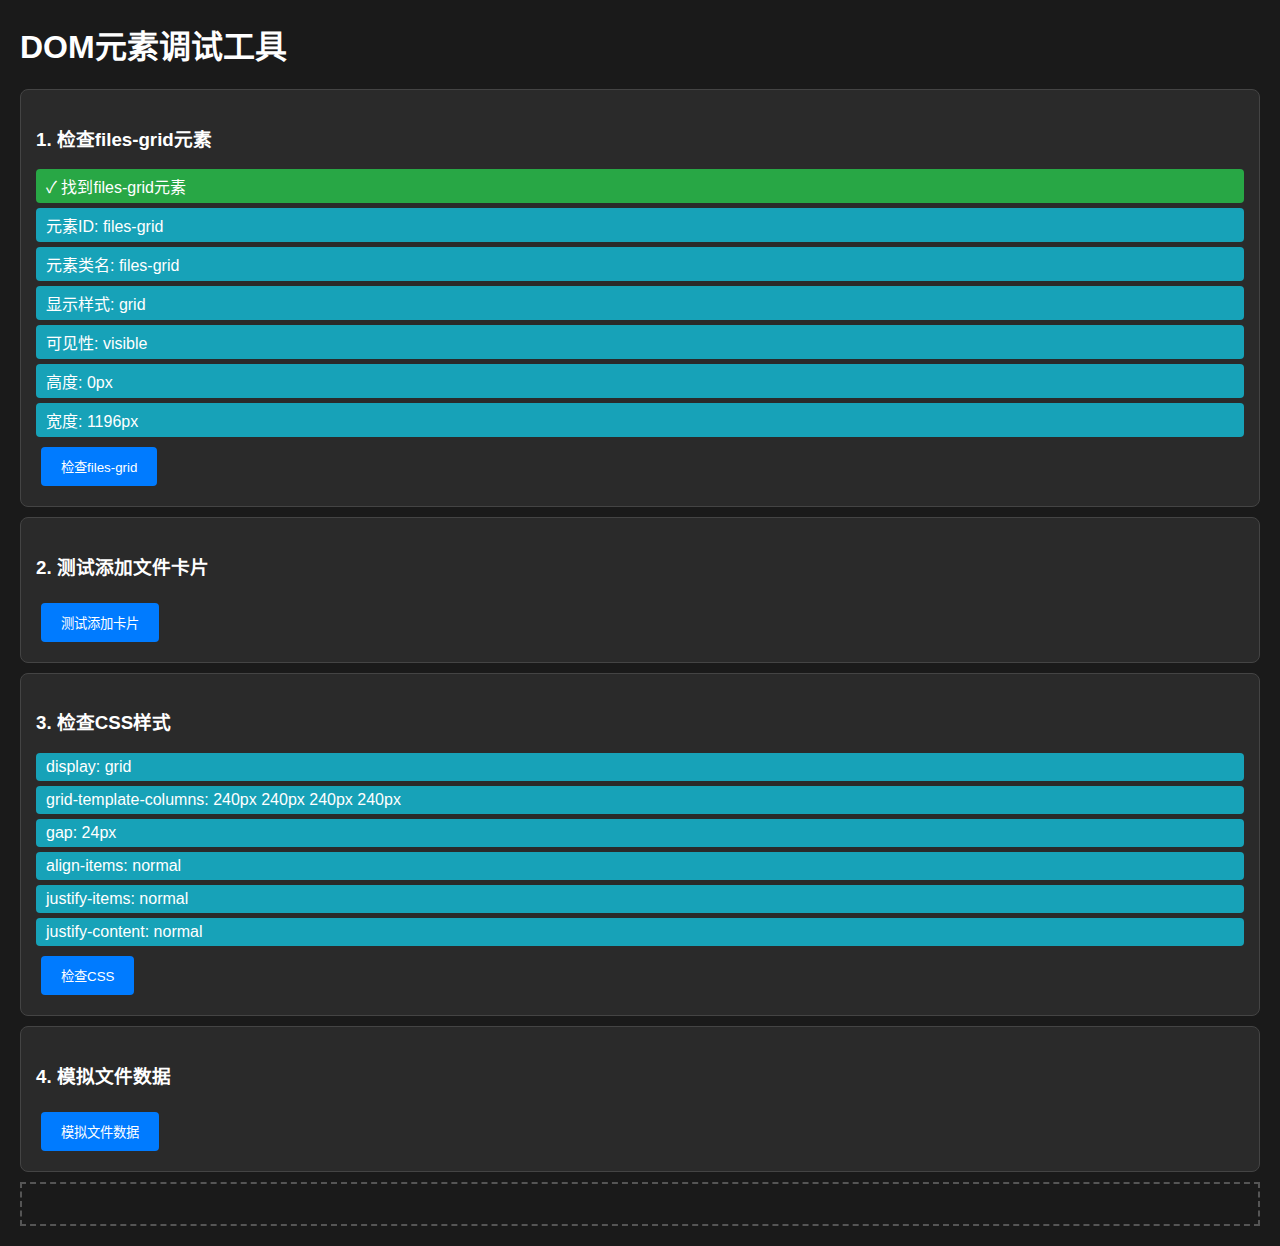
<file: debug_dom.html>
<!DOCTYPE html>
<html lang="zh-CN">
<head>
    <meta charset="UTF-8">
    <meta name="viewport" content="width=device-width, initial-scale=1.0">
    <title>DOM调试</title>
    <style>
        body {
            font-family: Arial, sans-serif;
            margin: 20px;
            background: #1a1a1a;
            color: #fff;
        }
        .debug-section {
            background: #2a2a2a;
            padding: 15px;
            margin: 10px 0;
            border-radius: 8px;
            border: 1px solid #444;
        }
        .status {
            padding: 5px 10px;
            border-radius: 4px;
            margin: 5px 0;
        }
        .success { background: #28a745; }
        .error { background: #dc3545; }
        .warning { background: #ffc107; color: #000; }
        .info { background: #17a2b8; }
        button {
            background: #007bff;
            color: white;
            border: none;
            padding: 10px 20px;
            border-radius: 4px;
            cursor: pointer;
            margin: 5px;
        }
        button:hover {
            background: #0056b3;
        }
        pre {
            background: #333;
            padding: 10px;
            border-radius: 4px;
            overflow-x: auto;
        }
        .test-card {
            background: #333;
            border: 1px solid #555;
            padding: 10px;
            margin: 5px;
            border-radius: 4px;
        }
    </style>
</head>
<body>
    <h1>DOM元素调试工具</h1>
    
    <div class="debug-section">
        <h3>1. 检查files-grid元素</h3>
        <div id="files-grid-status"></div>
        <button onclick="checkFilesGrid()">检查files-grid</button>
    </div>
    
    <div class="debug-section">
        <h3>2. 测试添加文件卡片</h3>
        <div id="test-card-status"></div>
        <button onclick="testAddCard()">测试添加卡片</button>
    </div>
    
    <div class="debug-section">
        <h3>3. 检查CSS样式</h3>
        <div id="css-status"></div>
        <button onclick="checkCSS()">检查CSS</button>
    </div>
    
    <div class="debug-section">
        <h3>4. 模拟文件数据</h3>
        <div id="simulate-status"></div>
        <button onclick="simulateFiles()">模拟文件数据</button>
    </div>

    <!-- 测试用的files-grid容器 -->
    <div id="files-grid" class="files-grid" style="display: grid; grid-template-columns: repeat(auto-fill, minmax(200px, 240px)); gap: 24px; padding: 20px; border: 2px dashed #555;">
        <!-- 测试卡片将在这里显示 -->
    </div>

    <script>
        function checkFilesGrid() {
            const statusDiv = document.getElementById('files-grid-status');
            statusDiv.innerHTML = '';
            
            const filesGrid = document.getElementById('files-grid');
            if (filesGrid) {
                statusDiv.innerHTML += `<div class="status success">✓ 找到files-grid元素</div>`;
                statusDiv.innerHTML += `<div class="status info">元素ID: ${filesGrid.id}</div>`;
                statusDiv.innerHTML += `<div class="status info">元素类名: ${filesGrid.className}</div>`;
                statusDiv.innerHTML += `<div class="status info">显示样式: ${window.getComputedStyle(filesGrid).display}</div>`;
                statusDiv.innerHTML += `<div class="status info">可见性: ${window.getComputedStyle(filesGrid).visibility}</div>`;
                statusDiv.innerHTML += `<div class="status info">高度: ${window.getComputedStyle(filesGrid).height}</div>`;
                statusDiv.innerHTML += `<div class="status info">宽度: ${window.getComputedStyle(filesGrid).width}</div>`;
            } else {
                statusDiv.innerHTML += `<div class="status error">✗ 未找到files-grid元素</div>`;
            }
        }
        
        function testAddCard() {
            const statusDiv = document.getElementById('test-card-status');
            statusDiv.innerHTML = '';
            
            const filesGrid = document.getElementById('files-grid');
            if (!filesGrid) {
                statusDiv.innerHTML += `<div class="status error">✗ files-grid元素不存在</div>`;
                return;
            }
            
            // 创建测试卡片
            const testCard = document.createElement('div');
            testCard.className = 'test-card';
            testCard.innerHTML = `
                <h4>测试文件</h4>
                <p>这是一个测试文件卡片</p>
                <p>大小: 1.2 MB</p>
                <p>类型: 图片</p>
            `;
            
            filesGrid.appendChild(testCard);
            statusDiv.innerHTML += `<div class="status success">✓ 成功添加测试卡片</div>`;
            statusDiv.innerHTML += `<div class="status info">当前子元素数量: ${filesGrid.children.length}</div>`;
        }
        
        function checkCSS() {
            const statusDiv = document.getElementById('css-status');
            statusDiv.innerHTML = '';
            
            const filesGrid = document.getElementById('files-grid');
            if (!filesGrid) {
                statusDiv.innerHTML += `<div class="status error">✗ files-grid元素不存在</div>`;
                return;
            }
            
            const computedStyle = window.getComputedStyle(filesGrid);
            statusDiv.innerHTML += `<div class="status info">display: ${computedStyle.display}</div>`;
            statusDiv.innerHTML += `<div class="status info">grid-template-columns: ${computedStyle.gridTemplateColumns}</div>`;
            statusDiv.innerHTML += `<div class="status info">gap: ${computedStyle.gap}</div>`;
            statusDiv.innerHTML += `<div class="status info">align-items: ${computedStyle.alignItems}</div>`;
            statusDiv.innerHTML += `<div class="status info">justify-items: ${computedStyle.justifyItems}</div>`;
            statusDiv.innerHTML += `<div class="status info">justify-content: ${computedStyle.justifyContent}</div>`;
        }
        
        function simulateFiles() {
            const statusDiv = document.getElementById('simulate-status');
            statusDiv.innerHTML = '';
            
            const filesGrid = document.getElementById('files-grid');
            if (!filesGrid) {
                statusDiv.innerHTML += `<div class="status error">✗ files-grid元素不存在</div>`;
                return;
            }
            
            // 清空现有内容
            filesGrid.innerHTML = '';
            
            // 模拟文件数据
            const mockFiles = [
                { id: 1, name: 'test1.jpg', size: 1024000, type: 'image', date: '2024-01-01' },
                { id: 2, name: 'test2.pdf', size: 2048000, type: 'document', date: '2024-01-02' },
                { id: 3, name: 'test3.mp4', size: 5120000, type: 'video', date: '2024-01-03' }
            ];
            
            mockFiles.forEach((file, index) => {
                const fileCard = document.createElement('div');
                fileCard.className = 'test-card';
                fileCard.innerHTML = `
                    <h4>${file.name}</h4>
                    <p>大小: ${(file.size / 1024 / 1024).toFixed(2)} MB</p>
                    <p>类型: ${file.type}</p>
                    <p>日期: ${file.date}</p>
                `;
                filesGrid.appendChild(fileCard);
            });
            
            statusDiv.innerHTML += `<div class="status success">✓ 成功添加 ${mockFiles.length} 个模拟文件卡片</div>`;
        }
        
        // 页面加载时自动检查
        window.addEventListener('load', () => {
            setTimeout(() => {
                checkFilesGrid();
                checkCSS();
            }, 100);
        });
    </script>
</body>
</html>
</file>
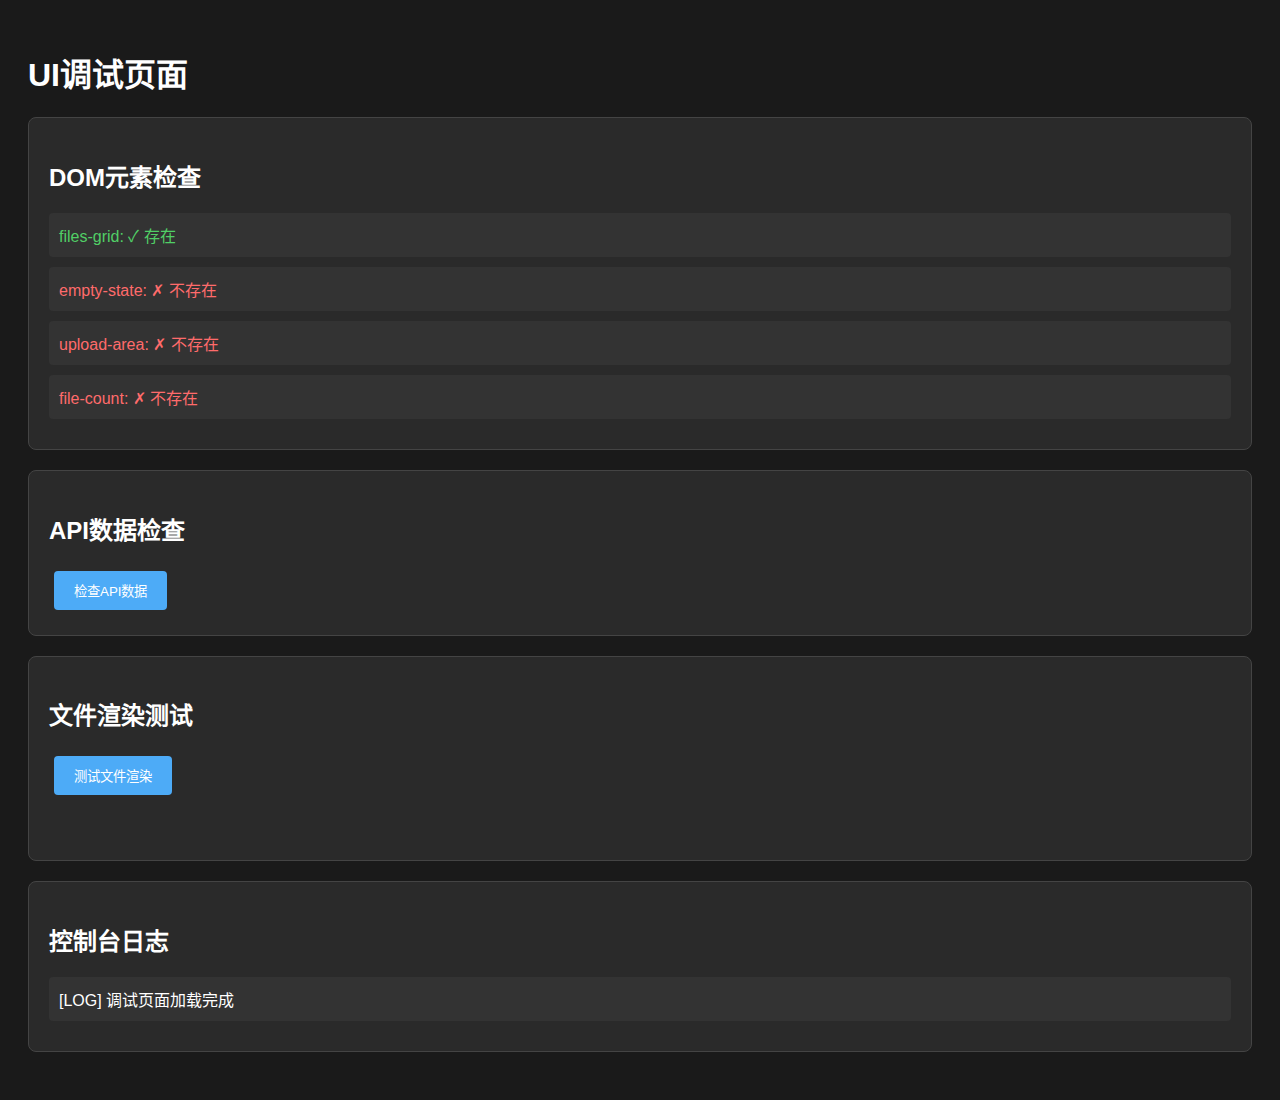
<file: debug_ui.html>
<!DOCTYPE html>
<html lang="zh-CN">
<head>
    <meta charset="UTF-8">
    <meta name="viewport" content="width=device-width, initial-scale=1.0">
    <title>UI调试页面</title>
    <style>
        body {
            font-family: Arial, sans-serif;
            background: #1a1a1a;
            color: white;
            padding: 20px;
        }
        .debug-section {
            background: #2a2a2a;
            padding: 20px;
            margin: 20px 0;
            border-radius: 8px;
            border: 1px solid #444;
        }
        .debug-item {
            margin: 10px 0;
            padding: 10px;
            background: #333;
            border-radius: 4px;
        }
        .error {
            color: #ff6b6b;
        }
        .success {
            color: #51cf66;
        }
        .warning {
            color: #ffd43b;
        }
        button {
            background: #4dabf7;
            color: white;
            border: none;
            padding: 10px 20px;
            border-radius: 4px;
            cursor: pointer;
            margin: 5px;
        }
        button:hover {
            background: #339af0;
        }
        #files-grid {
            display: grid;
            grid-template-columns: repeat(auto-fill, minmax(200px, 1fr));
            gap: 20px;
            margin: 20px 0;
        }
        .file-card {
            background: #333;
            padding: 15px;
            border-radius: 8px;
            border: 1px solid #555;
        }
    </style>
</head>
<body>
    <h1>UI调试页面</h1>
    
    <div class="debug-section">
        <h2>DOM元素检查</h2>
        <div id="dom-check"></div>
    </div>
    
    <div class="debug-section">
        <h2>API数据检查</h2>
        <button onclick="checkApiData()">检查API数据</button>
        <div id="api-check"></div>
    </div>
    
    <div class="debug-section">
        <h2>文件渲染测试</h2>
        <button onclick="testFileRendering()">测试文件渲染</button>
        <div id="files-grid"></div>
    </div>
    
    <div class="debug-section">
        <h2>控制台日志</h2>
        <div id="console-log"></div>
    </div>

    <script>
        // 重写console.log来捕获日志
        const originalLog = console.log;
        const originalError = console.error;
        const originalWarn = console.warn;
        
        function addToLog(type, ...args) {
            const logDiv = document.getElementById('console-log');
            const logItem = document.createElement('div');
            logItem.className = `debug-item ${type}`;
            logItem.textContent = `[${type.toUpperCase()}] ${args.join(' ')}`;
            logDiv.appendChild(logItem);
        }
        
        console.log = function(...args) {
            originalLog.apply(console, args);
            addToLog('log', ...args);
        };
        
        console.error = function(...args) {
            originalError.apply(console, args);
            addToLog('error', ...args);
        };
        
        console.warn = function(...args) {
            originalWarn.apply(console, args);
            addToLog('warning', ...args);
        };

        // DOM元素检查
        function checkDOMElements() {
            const domCheck = document.getElementById('dom-check');
            domCheck.innerHTML = '';
            
            const elements = [
                'files-grid',
                'empty-state',
                'upload-area',
                'file-count'
            ];
            
            elements.forEach(id => {
                const element = document.getElementById(id);
                const item = document.createElement('div');
                item.className = `debug-item ${element ? 'success' : 'error'}`;
                item.textContent = `${id}: ${element ? '✓ 存在' : '✗ 不存在'}`;
                domCheck.appendChild(item);
            });
        }

        // API数据检查
        async function checkApiData() {
            const apiCheck = document.getElementById('api-check');
            apiCheck.innerHTML = '<div class="debug-item">正在检查API数据...</div>';
            
            try {
                // 检查API管理器
                if (window.apiManager) {
                    console.log('API管理器存在');
                    
                    // 检查用户信息
                    const userId = window.apiManager.getCurrentUserId();
                    console.log('用户ID:', userId);
                    
                    if (userId) {
                        // 尝试获取文件列表
                        const files = await window.apiManager.getFiles();
                        console.log('获取到的文件:', files);
                        
                        const item = document.createElement('div');
                        item.className = 'debug-item success';
                        item.textContent = `文件数量: ${files.length}`;
                        apiCheck.appendChild(item);
                        
                        // 显示前几个文件
                        files.slice(0, 3).forEach(file => {
                            const fileItem = document.createElement('div');
                            fileItem.className = 'debug-item';
                            fileItem.textContent = `文件: ${file.name} (${file.type})`;
                            apiCheck.appendChild(fileItem);
                        });
                    } else {
                        const item = document.createElement('div');
                        item.className = 'debug-item error';
                        item.textContent = '用户未登录';
                        apiCheck.appendChild(item);
                    }
                } else {
                    const item = document.createElement('div');
                    item.className = 'debug-item error';
                    item.textContent = 'API管理器不存在';
                    apiCheck.appendChild(item);
                }
            } catch (error) {
                console.error('API检查失败:', error);
                const item = document.createElement('div');
                item.className = 'debug-item error';
                item.textContent = `API检查失败: ${error.message}`;
                apiCheck.appendChild(item);
            }
        }

        // 测试文件渲染
        function testFileRendering() {
            const filesGrid = document.getElementById('files-grid');
            filesGrid.innerHTML = '';
            
            // 创建测试文件数据
            const testFiles = [
                { id: 1, name: 'test1.jpg', type: 'image', size: 1024, date: '2024-01-01' },
                { id: 2, name: 'test2.pdf', type: 'document', size: 2048, date: '2024-01-02' },
                { id: 3, name: 'test3.mp4', type: 'video', size: 3072, date: '2024-01-03' }
            ];
            
            testFiles.forEach(file => {
                const fileCard = document.createElement('div');
                fileCard.className = 'file-card';
                fileCard.innerHTML = `
                    <h3>${file.name}</h3>
                    <p>类型: ${file.type}</p>
                    <p>大小: ${file.size} bytes</p>
                    <p>日期: ${file.date}</p>
                `;
                filesGrid.appendChild(fileCard);
            });
            
            console.log('测试文件渲染完成');
        }

        // 页面加载时执行检查
        window.addEventListener('load', () => {
            checkDOMElements();
            console.log('调试页面加载完成');
        });
    </script>
</body>
</html>
</file>
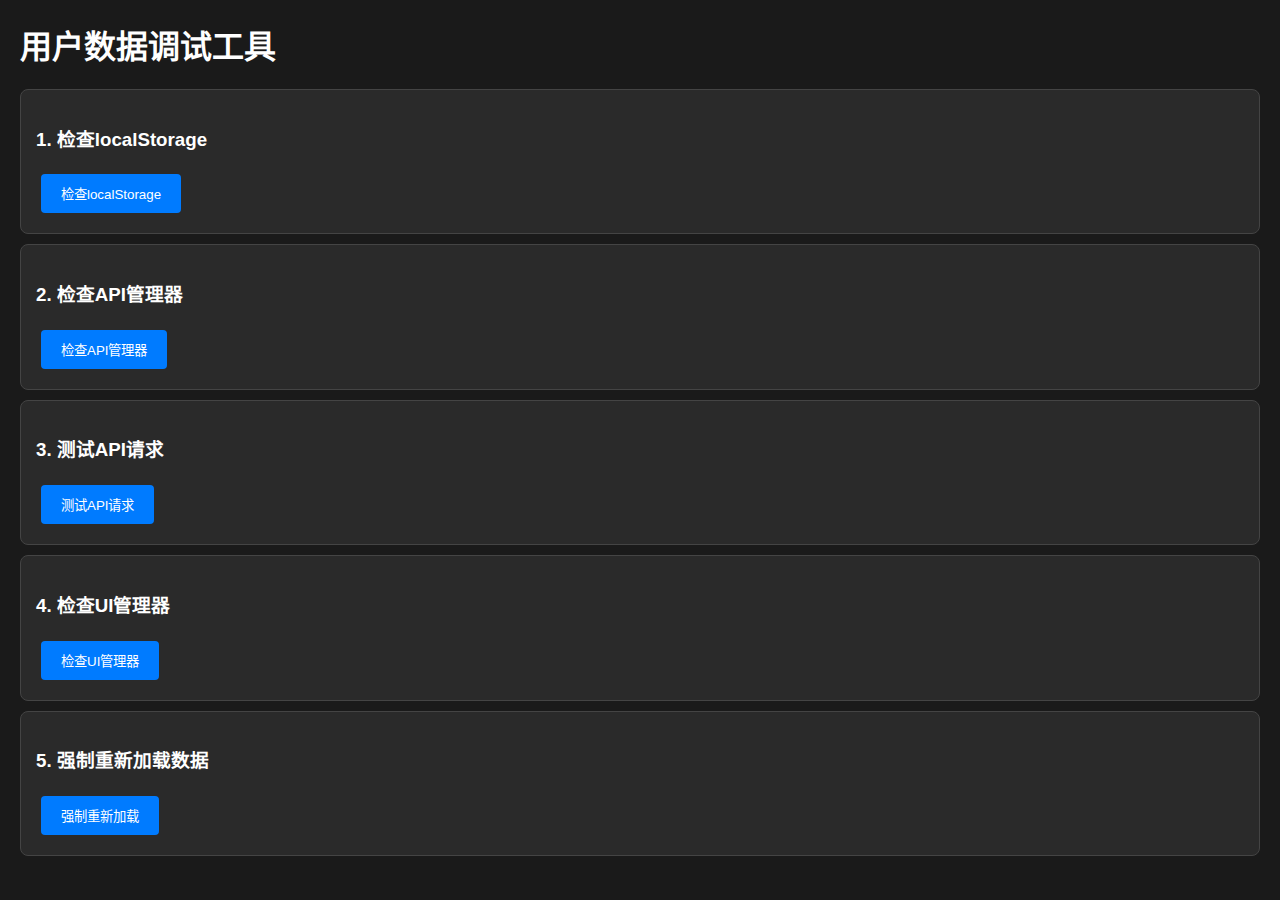
<file: debug_user_data.html>
<!DOCTYPE html>
<html lang="zh-CN">
<head>
    <meta charset="UTF-8">
    <meta name="viewport" content="width=device-width, initial-scale=1.0">
    <title>用户数据调试</title>
    <style>
        body {
            font-family: Arial, sans-serif;
            margin: 20px;
            background: #1a1a1a;
            color: #fff;
        }
        .debug-section {
            background: #2a2a2a;
            padding: 15px;
            margin: 10px 0;
            border-radius: 8px;
            border: 1px solid #444;
        }
        .status {
            padding: 5px 10px;
            border-radius: 4px;
            margin: 5px 0;
        }
        .success { background: #28a745; }
        .error { background: #dc3545; }
        .warning { background: #ffc107; color: #000; }
        .info { background: #17a2b8; }
        button {
            background: #007bff;
            color: white;
            border: none;
            padding: 10px 20px;
            border-radius: 4px;
            cursor: pointer;
            margin: 5px;
        }
        button:hover {
            background: #0056b3;
        }
        pre {
            background: #333;
            padding: 10px;
            border-radius: 4px;
            overflow-x: auto;
        }
    </style>
</head>
<body>
    <h1>用户数据调试工具</h1>
    
    <div class="debug-section">
        <h3>1. 检查localStorage</h3>
        <div id="localStorage-status"></div>
        <button onclick="checkLocalStorage()">检查localStorage</button>
    </div>
    
    <div class="debug-section">
        <h3>2. 检查API管理器</h3>
        <div id="api-status"></div>
        <button onclick="checkApiManager()">检查API管理器</button>
    </div>
    
    <div class="debug-section">
        <h3>3. 测试API请求</h3>
        <div id="api-test-status"></div>
        <button onclick="testApiRequests()">测试API请求</button>
    </div>
    
    <div class="debug-section">
        <h3>4. 检查UI管理器</h3>
        <div id="ui-status"></div>
        <button onclick="checkUIManager()">检查UI管理器</button>
    </div>
    
    <div class="debug-section">
        <h3>5. 强制重新加载数据</h3>
        <div id="reload-status"></div>
        <button onclick="forceReloadData()">强制重新加载</button>
    </div>

    <script>
        function checkLocalStorage() {
            const statusDiv = document.getElementById('localStorage-status');
            statusDiv.innerHTML = '';
            
            try {
                const currentUser = localStorage.getItem('currentUser');
                const userData = localStorage.getItem('userData');
                
                if (currentUser) {
                    const user = JSON.parse(currentUser);
                    statusDiv.innerHTML += `<div class="status success">✓ 找到用户信息: ${user.username}</div>`;
                    statusDiv.innerHTML += `<pre>${JSON.stringify(user, null, 2)}</pre>`;
                } else {
                    statusDiv.innerHTML += `<div class="status error">✗ 未找到currentUser</div>`;
                }
                
                if (userData) {
                    const data = JSON.parse(userData);
                    statusDiv.innerHTML += `<div class="status success">✓ 找到用户数据</div>`;
                    statusDiv.innerHTML += `<pre>${JSON.stringify(data, null, 2)}</pre>`;
                } else {
                    statusDiv.innerHTML += `<div class="status warning">⚠ 未找到userData</div>`;
                }
            } catch (error) {
                statusDiv.innerHTML += `<div class="status error">✗ 解析localStorage失败: ${error.message}</div>`;
            }
        }
        
        function checkApiManager() {
            const statusDiv = document.getElementById('api-status');
            statusDiv.innerHTML = '';
            
            if (window.apiManager) {
                statusDiv.innerHTML += `<div class="status success">✓ API管理器存在</div>`;
                
                const currentUser = window.apiManager.getCurrentUser();
                if (currentUser) {
                    statusDiv.innerHTML += `<div class="status success">✓ API管理器有用户信息: ${currentUser.username}</div>`;
                    statusDiv.innerHTML += `<pre>${JSON.stringify(currentUser, null, 2)}</pre>`;
                } else {
                    statusDiv.innerHTML += `<div class="status error">✗ API管理器没有用户信息</div>`;
                }
                
                const userId = window.apiManager.getCurrentUserId();
                if (userId) {
                    statusDiv.innerHTML += `<div class="status success">✓ 用户ID: ${userId}</div>`;
                } else {
                    statusDiv.innerHTML += `<div class="status error">✗ 没有用户ID</div>`;
                }
            } else {
                statusDiv.innerHTML += `<div class="status error">✗ API管理器不存在</div>`;
            }
        }
        
        async function testApiRequests() {
            const statusDiv = document.getElementById('api-test-status');
            statusDiv.innerHTML = '';
            
            if (!window.apiManager) {
                statusDiv.innerHTML += `<div class="status error">✗ API管理器不存在</div>`;
                return;
            }
            
            try {
                // 测试获取文件列表
                statusDiv.innerHTML += `<div class="status info">正在测试获取文件列表...</div>`;
                const files = await window.apiManager.getFiles();
                statusDiv.innerHTML += `<div class="status success">✓ 获取文件列表成功: ${files.length} 个文件</div>`;
                
                // 测试获取文件夹列表
                statusDiv.innerHTML += `<div class="status info">正在测试获取文件夹列表...</div>`;
                const folders = await window.apiManager.getFolders();
                statusDiv.innerHTML += `<div class="status success">✓ 获取文件夹列表成功: ${folders.length} 个文件夹</div>`;
                
                // 测试获取存储信息
                statusDiv.innerHTML += `<div class="status info">正在测试获取存储信息...</div>`;
                const storage = await window.apiManager.getStorageInfo();
                statusDiv.innerHTML += `<div class="status success">✓ 获取存储信息成功</div>`;
                statusDiv.innerHTML += `<pre>${JSON.stringify(storage, null, 2)}</pre>`;
                
            } catch (error) {
                statusDiv.innerHTML += `<div class="status error">✗ API请求失败: ${error.message}</div>`;
            }
        }
        
        function checkUIManager() {
            const statusDiv = document.getElementById('ui-status');
            statusDiv.innerHTML = '';
            
            if (window.uiManager) {
                statusDiv.innerHTML += `<div class="status success">✓ UI管理器存在</div>`;
                
                if (window.uiManager.allFiles) {
                    statusDiv.innerHTML += `<div class="status success">✓ 文件数据: ${window.uiManager.allFiles.length} 个文件</div>`;
                } else {
                    statusDiv.innerHTML += `<div class="status warning">⚠ 没有文件数据</div>`;
                }
                
                if (window.uiManager.folders) {
                    statusDiv.innerHTML += `<div class="status success">✓ 文件夹数据: ${window.uiManager.folders.length} 个文件夹</div>`;
                } else {
                    statusDiv.innerHTML += `<div class="status warning">⚠ 没有文件夹数据</div>`;
                }
            } else {
                statusDiv.innerHTML += `<div class="status error">✗ UI管理器不存在</div>`;
            }
        }
        
        async function forceReloadData() {
            const statusDiv = document.getElementById('reload-status');
            statusDiv.innerHTML = '';
            
            if (!window.uiManager || !window.apiManager) {
                statusDiv.innerHTML += `<div class="status error">✗ 管理器不存在</div>`;
                return;
            }
            
            try {
                // 获取当前用户
                const currentUser = window.apiManager.getCurrentUser();
                if (!currentUser) {
                    statusDiv.innerHTML += `<div class="status error">✗ 没有用户信息</div>`;
                    return;
                }
                
                statusDiv.innerHTML += `<div class="status info">正在强制重新加载数据...</div>`;
                
                // 强制重新加载数据
                await window.uiManager.onLoginSuccess(currentUser);
                
                statusDiv.innerHTML += `<div class="status success">✓ 数据重新加载完成</div>`;
                
            } catch (error) {
                statusDiv.innerHTML += `<div class="status error">✗ 重新加载失败: ${error.message}</div>`;
            }
        }
        
        // 页面加载时自动检查
        window.addEventListener('load', () => {
            setTimeout(() => {
                checkLocalStorage();
                checkApiManager();
                checkUIManager();
            }, 1000);
        });
    </script>
</body>
</html>
</file>
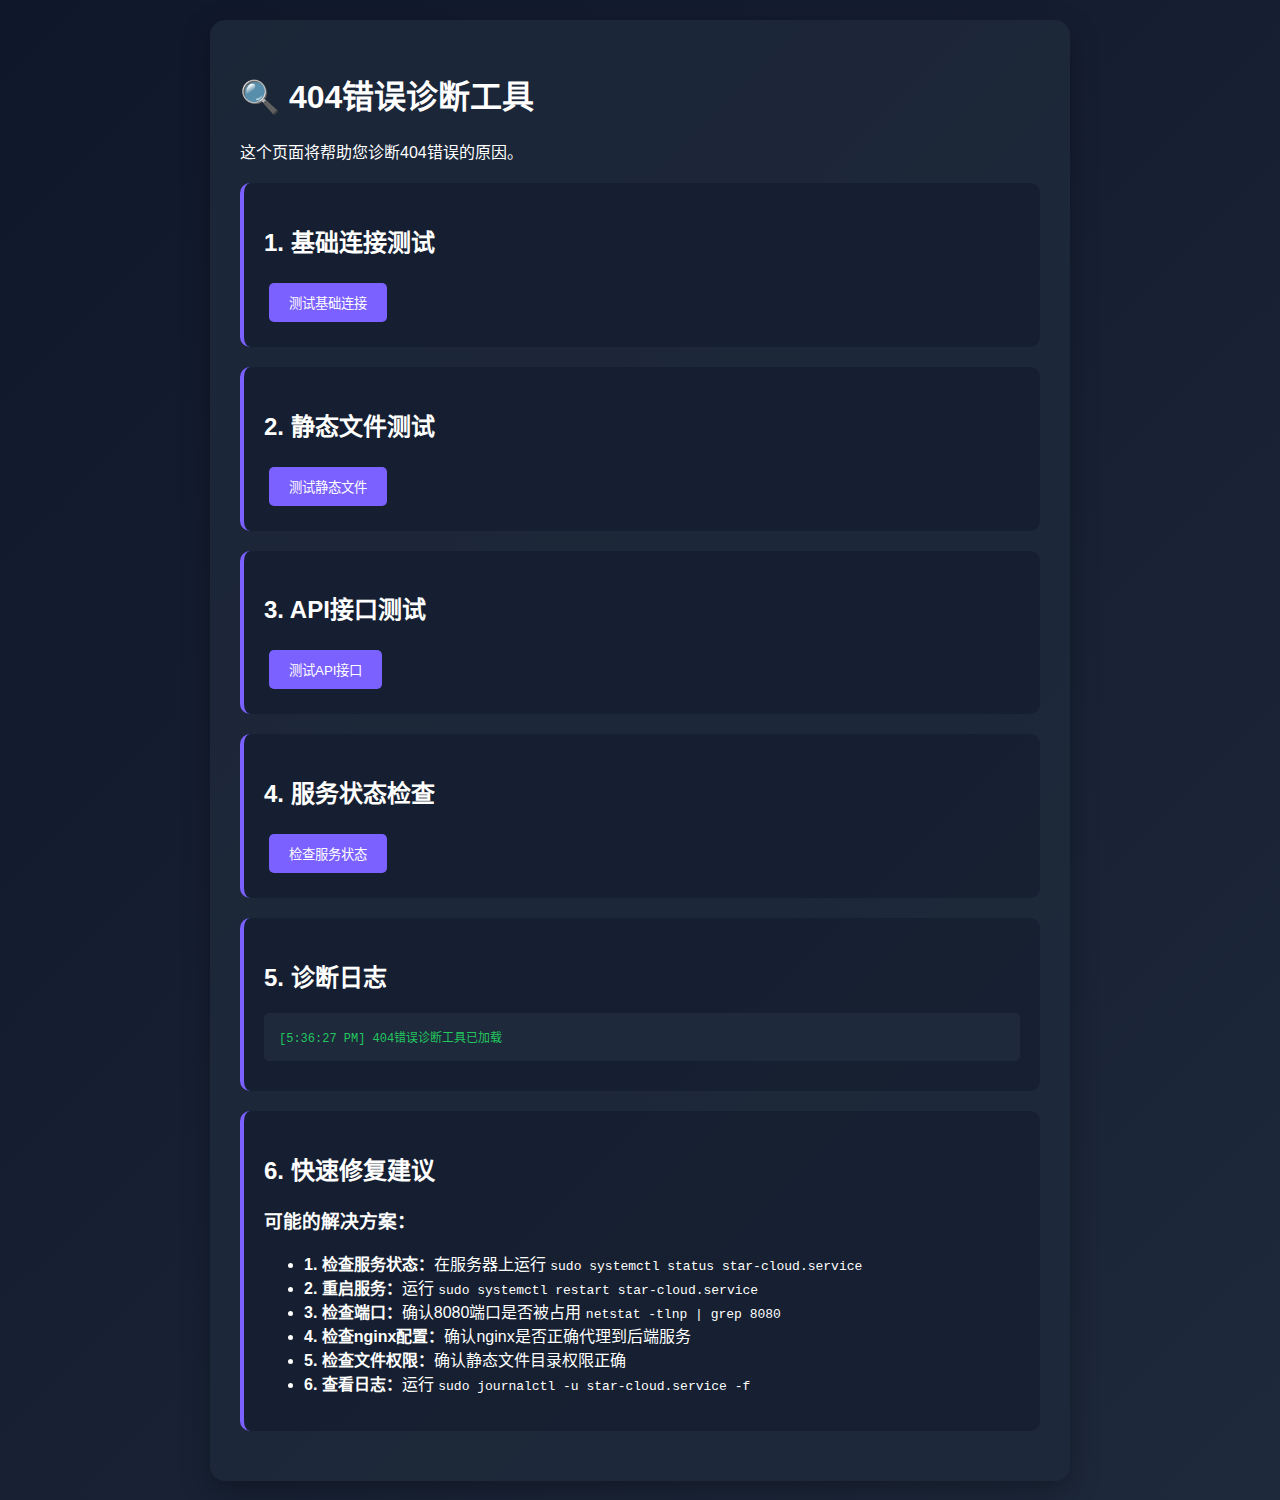
<file: test-404-debug.html>
<!DOCTYPE html>
<html lang="zh-CN">
<head>
    <meta charset="UTF-8">
    <meta name="viewport" content="width=device-width, initial-scale=1.0">
    <title>404错误诊断 - 星际云盘</title>
    <style>
        body {
            font-family: 'Inter', sans-serif;
            background: linear-gradient(135deg, #0F172A 0%, #1E293B 100%);
            color: white;
            margin: 0;
            padding: 20px;
            min-height: 100vh;
        }
        .container {
            max-width: 800px;
            margin: 0 auto;
            background: rgba(30, 41, 59, 0.8);
            padding: 30px;
            border-radius: 15px;
            box-shadow: 0 10px 30px rgba(0, 0, 0, 0.3);
        }
        .test-section {
            margin: 20px 0;
            padding: 20px;
            background: rgba(15, 23, 42, 0.5);
            border-radius: 10px;
            border-left: 4px solid #7B61FF;
        }
        .status {
            padding: 10px;
            border-radius: 5px;
            margin: 10px 0;
        }
        .success { background: rgba(34, 197, 94, 0.2); border: 1px solid #22C55E; }
        .error { background: rgba(239, 68, 68, 0.2); border: 1px solid #EF4444; }
        .warning { background: rgba(245, 158, 11, 0.2); border: 1px solid #F59E0B; }
        button {
            background: #7B61FF;
            color: white;
            border: none;
            padding: 10px 20px;
            border-radius: 5px;
            cursor: pointer;
            margin: 5px;
        }
        button:hover {
            background: #6B46C1;
        }
        .log {
            background: #1E293B;
            padding: 15px;
            border-radius: 5px;
            font-family: monospace;
            font-size: 12px;
            max-height: 200px;
            overflow-y: auto;
            margin: 10px 0;
        }
    </style>
</head>
<body>
    <div class="container">
        <h1>🔍 404错误诊断工具</h1>
        <p>这个页面将帮助您诊断404错误的原因。</p>

        <div class="test-section">
            <h2>1. 基础连接测试</h2>
            <button onclick="testBasicConnection()">测试基础连接</button>
            <div id="basic-status"></div>
        </div>

        <div class="test-section">
            <h2>2. 静态文件测试</h2>
            <button onclick="testStaticFiles()">测试静态文件</button>
            <div id="static-status"></div>
        </div>

        <div class="test-section">
            <h2>3. API接口测试</h2>
            <button onclick="testAPIEndpoints()">测试API接口</button>
            <div id="api-status"></div>
        </div>

        <div class="test-section">
            <h2>4. 服务状态检查</h2>
            <button onclick="checkServiceStatus()">检查服务状态</button>
            <div id="service-status"></div>
        </div>

        <div class="test-section">
            <h2>5. 诊断日志</h2>
            <div id="diagnostic-log" class="log"></div>
        </div>

        <div class="test-section">
            <h2>6. 快速修复建议</h2>
            <div id="fix-suggestions"></div>
        </div>
    </div>

    <script>
        function log(message, type = 'info') {
            const logDiv = document.getElementById('diagnostic-log');
            const timestamp = new Date().toLocaleTimeString();
            const color = type === 'error' ? '#EF4444' : type === 'success' ? '#22C55E' : '#F59E0B';
            logDiv.innerHTML += `<div style="color: ${color}">[${timestamp}] ${message}</div>`;
            logDiv.scrollTop = logDiv.scrollHeight;
        }

        function updateStatus(elementId, message, type) {
            const element = document.getElementById(elementId);
            element.innerHTML = `<div class="status ${type}">${message}</div>`;
        }

        async function testBasicConnection() {
            log('开始基础连接测试...');
            
            try {
                const response = await fetch('/health');
                if (response.ok) {
                    const data = await response.json();
                    updateStatus('basic-status', `✅ 服务正常 - ${data.message}`, 'success');
                    log('基础连接测试成功', 'success');
                } else {
                    updateStatus('basic-status', `❌ 服务响应异常 - ${response.status}`, 'error');
                    log(`基础连接测试失败: ${response.status}`, 'error');
                }
            } catch (error) {
                updateStatus('basic-status', `❌ 连接失败 - ${error.message}`, 'error');
                log(`基础连接测试异常: ${error.message}`, 'error');
            }
        }

        async function testStaticFiles() {
            log('开始静态文件测试...');
            
            const staticFiles = [
                '/static/css/styles.css',
                '/static/js/app.js',
                '/static/html/header.html',
                '/static/public/favicon.ico'
            ];

            let successCount = 0;
            let totalCount = staticFiles.length;

            for (const file of staticFiles) {
                try {
                    const response = await fetch(file);
                    if (response.ok) {
                        successCount++;
                        log(`✅ ${file} - 可访问`, 'success');
                    } else {
                        log(`❌ ${file} - ${response.status}`, 'error');
                    }
                } catch (error) {
                    log(`❌ ${file} - ${error.message}`, 'error');
                }
            }

            const successRate = (successCount / totalCount * 100).toFixed(1);
            updateStatus('static-status', 
                `${successCount}/${totalCount} 个静态文件可访问 (${successRate}%)`, 
                successCount === totalCount ? 'success' : 'warning');
        }

        async function testAPIEndpoints() {
            log('开始API接口测试...');
            
            const apiEndpoints = [
                '/api/storage',
                '/api/files',
                '/api/folders'
            ];

            let successCount = 0;
            let totalCount = apiEndpoints.length;

            for (const endpoint of apiEndpoints) {
                try {
                    const response = await fetch(endpoint);
                    if (response.status === 401) {
                        successCount++; // 401表示接口存在但需要认证
                        log(`✅ ${endpoint} - 需要认证`, 'success');
                    } else if (response.ok) {
                        successCount++;
                        log(`✅ ${endpoint} - 正常`, 'success');
                    } else {
                        log(`❌ ${endpoint} - ${response.status}`, 'error');
                    }
                } catch (error) {
                    log(`❌ ${endpoint} - ${error.message}`, 'error');
                }
            }

            const successRate = (successCount / totalCount * 100).toFixed(1);
            updateStatus('api-status', 
                `${successCount}/${totalCount} 个API接口可访问 (${successRate}%)`, 
                successCount === totalCount ? 'success' : 'warning');
        }

        async function checkServiceStatus() {
            log('开始服务状态检查...');
            
            try {
                // 检查多个可能的健康检查端点
                const healthEndpoints = ['/health', '/api/health', '/status'];
                let serviceRunning = false;
                
                for (const endpoint of healthEndpoints) {
                    try {
                        const response = await fetch(endpoint);
                        if (response.ok) {
                            serviceRunning = true;
                            log(`✅ 服务运行正常 (${endpoint})`, 'success');
                            break;
                        }
                    } catch (error) {
                        log(`❌ ${endpoint} 不可访问`, 'error');
                    }
                }

                if (serviceRunning) {
                    updateStatus('service-status', '✅ 后端服务运行正常', 'success');
                } else {
                    updateStatus('service-status', '❌ 后端服务可能未运行', 'error');
                    log('建议检查服务器上的服务状态', 'warning');
                }
            } catch (error) {
                updateStatus('service-status', `❌ 服务检查失败 - ${error.message}`, 'error');
                log(`服务状态检查异常: ${error.message}`, 'error');
            }
        }

        function generateFixSuggestions() {
            const suggestions = document.getElementById('fix-suggestions');
            suggestions.innerHTML = `
                <h3>可能的解决方案：</h3>
                <ul>
                    <li><strong>1. 检查服务状态：</strong>在服务器上运行 <code>sudo systemctl status star-cloud.service</code></li>
                    <li><strong>2. 重启服务：</strong>运行 <code>sudo systemctl restart star-cloud.service</code></li>
                    <li><strong>3. 检查端口：</strong>确认8080端口是否被占用 <code>netstat -tlnp | grep 8080</code></li>
                    <li><strong>4. 检查nginx配置：</strong>确认nginx是否正确代理到后端服务</li>
                    <li><strong>5. 检查文件权限：</strong>确认静态文件目录权限正确</li>
                    <li><strong>6. 查看日志：</strong>运行 <code>sudo journalctl -u star-cloud.service -f</code></li>
                </ul>
            `;
        }

        // 页面加载时自动生成建议
        window.addEventListener('load', function() {
            generateFixSuggestions();
            log('404错误诊断工具已加载', 'success');
        });
    </script>
</body>
</html>
</file>
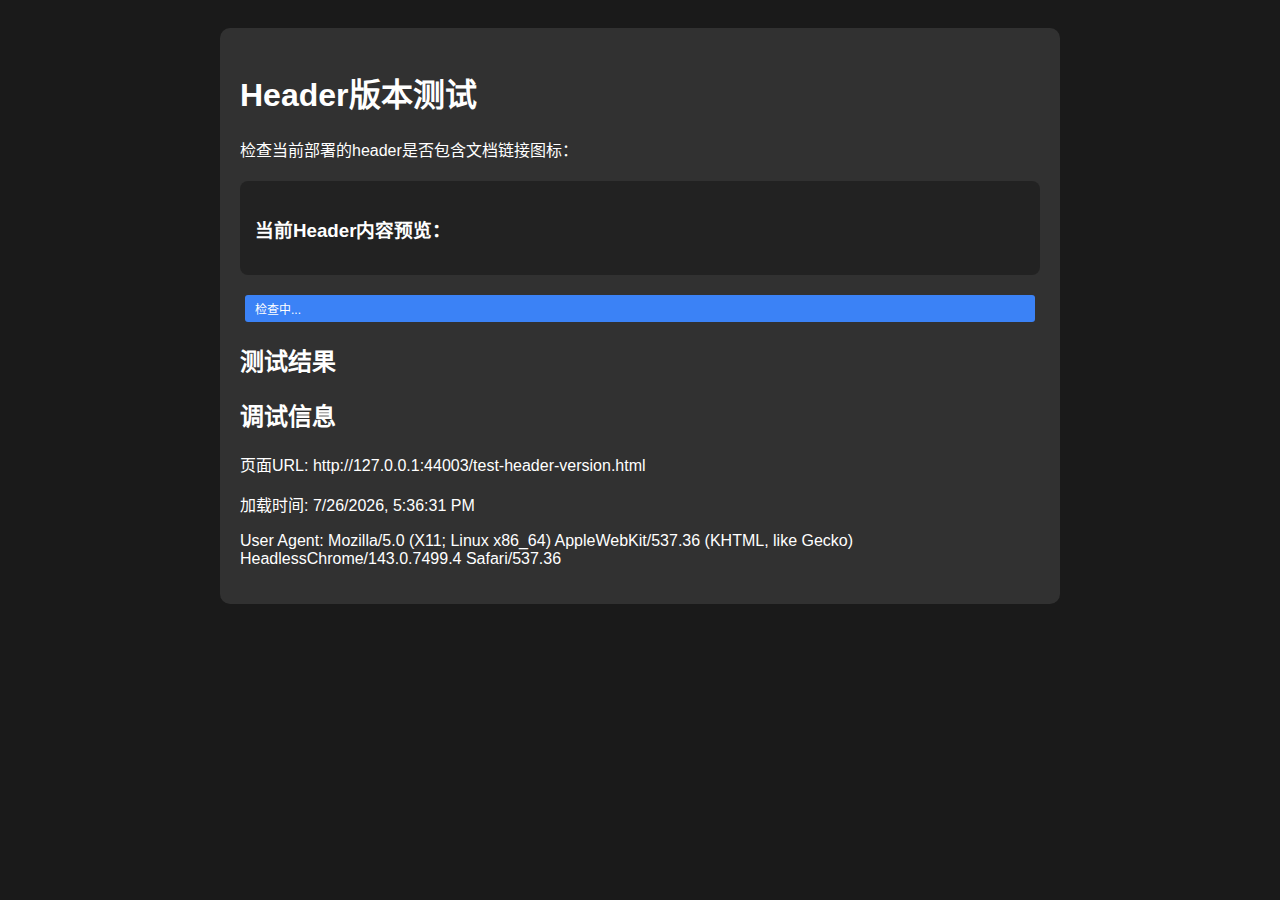
<file: test-header-version.html>
<!DOCTYPE html>
<html lang="zh-CN">
<head>
    <meta charset="UTF-8">
    <meta name="viewport" content="width=device-width, initial-scale=1.0">
    <title>Header版本测试</title>
    <style>
        body {
            background: #1a1a1a;
            color: white;
            font-family: Arial, sans-serif;
            padding: 20px;
        }
        .test-container {
            max-width: 800px;
            margin: 0 auto;
            background: rgba(255,255,255,0.1);
            padding: 20px;
            border-radius: 10px;
        }
        .header-preview {
            background: rgba(0,0,0,0.3);
            padding: 15px;
            border-radius: 8px;
            margin: 20px 0;
        }
        .status {
            padding: 5px 10px;
            border-radius: 3px;
            font-size: 12px;
            margin: 5px;
        }
        .success { background: #22c55e; color: white; }
        .error { background: #ef4444; color: white; }
        .info { background: #3b82f6; color: white; }
    </style>
</head>
<body>
    <div class="test-container">
        <h1>Header版本测试</h1>
        <p>检查当前部署的header是否包含文档链接图标：</p>
        
        <div class="header-preview">
            <h3>当前Header内容预览：</h3>
            <div id="header-content"></div>
        </div>
        
        <div class="status info">检查中...</div>
        
        <h2>测试结果</h2>
        <div id="test-results"></div>
        
        <h2>调试信息</h2>
        <p>页面URL: <span id="page-url"></span></p>
        <p>加载时间: <span id="load-time"></span></p>
        <p>User Agent: <span id="user-agent"></span></p>
        
        <script>
            // 显示页面信息
            document.getElementById('page-url').textContent = window.location.href;
            document.getElementById('load-time').textContent = new Date().toLocaleString();
            document.getElementById('user-agent').textContent = navigator.userAgent;
            
            // 检查header内容
            function checkHeader() {
                const header = document.querySelector('header');
                const results = document.getElementById('test-results');
                const status = document.querySelector('.status');
                
                if (!header) {
                    status.className = 'status error';
                    status.textContent = '未找到header元素';
                    results.innerHTML = '<div class="status error">❌ Header元素不存在</div>';
                    return;
                }
                
                // 检查文档链接
                const docsLink = header.querySelector('a[href*="redamancy.com.cn/docs"]');
                const docsImg = header.querySelector('img[src*="docs.png"]');
                
                let html = '<h3>检查结果：</h3>';
                
                if (docsLink) {
                    html += '<div class="status success">✅ 找到文档链接: ' + docsLink.href + '</div>';
                } else {
                    html += '<div class="status error">❌ 未找到文档链接</div>';
                }
                
                if (docsImg) {
                    html += '<div class="status success">✅ 找到文档图标: ' + docsImg.src + '</div>';
                } else {
                    html += '<div class="status error">❌ 未找到文档图标</div>';
                }
                
                // 显示header HTML
                document.getElementById('header-content').innerHTML = '<pre>' + header.outerHTML + '</pre>';
                
                if (docsLink && docsImg) {
                    status.className = 'status success';
                    status.textContent = '✅ Header包含文档链接和图标';
                } else {
                    status.className = 'status error';
                    status.textContent = '❌ Header缺少文档链接或图标';
                }
                
                results.innerHTML = html;
            }
            
            // 页面加载完成后检查
            window.addEventListener('load', function() {
                setTimeout(checkHeader, 1000); // 延迟1秒检查，确保所有内容加载完成
            });
            
            // 如果页面已经加载完成，立即检查
            if (document.readyState === 'complete') {
                setTimeout(checkHeader, 1000);
            }
        </script>
    </div>
</body>
</html>
</file>
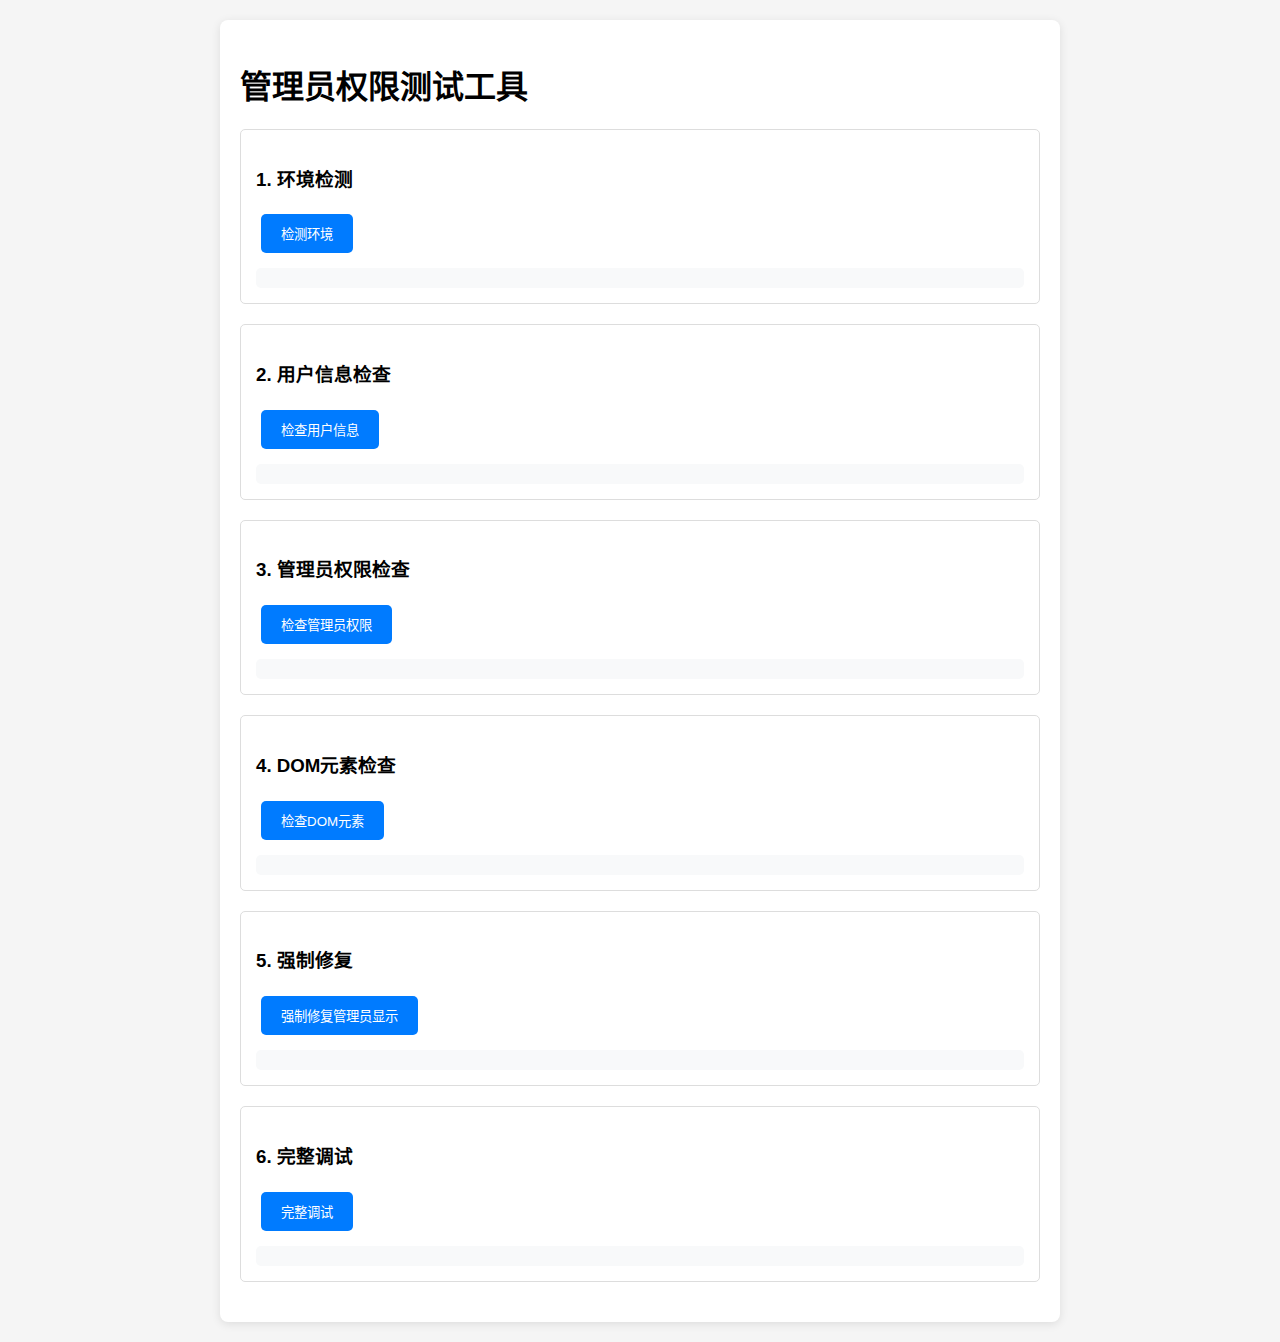
<file: test_admin_permissions.html>
<!DOCTYPE html>
<html lang="zh-CN">
<head>
    <meta charset="UTF-8">
    <meta name="viewport" content="width=device-width, initial-scale=1.0">
    <title>管理员权限测试</title>
    <style>
        body {
            font-family: Arial, sans-serif;
            margin: 20px;
            background: #f5f5f5;
        }
        .test-container {
            max-width: 800px;
            margin: 0 auto;
            background: white;
            padding: 20px;
            border-radius: 8px;
            box-shadow: 0 2px 10px rgba(0,0,0,0.1);
        }
        .test-section {
            margin-bottom: 20px;
            padding: 15px;
            border: 1px solid #ddd;
            border-radius: 5px;
        }
        .test-button {
            background: #007bff;
            color: white;
            border: none;
            padding: 10px 20px;
            border-radius: 5px;
            cursor: pointer;
            margin: 5px;
        }
        .test-button:hover {
            background: #0056b3;
        }
        .result {
            margin-top: 10px;
            padding: 10px;
            background: #f8f9fa;
            border-radius: 5px;
            font-family: monospace;
            white-space: pre-wrap;
        }
        .success {
            background: #d4edda;
            color: #155724;
            border: 1px solid #c3e6cb;
        }
        .error {
            background: #f8d7da;
            color: #721c24;
            border: 1px solid #f5c6cb;
        }
    </style>
</head>
<body>
    <div class="test-container">
        <h1>管理员权限测试工具</h1>
        
        <div class="test-section">
            <h3>1. 环境检测</h3>
            <button class="test-button" onclick="testEnvironment()">检测环境</button>
            <div id="environment-result" class="result"></div>
        </div>
        
        <div class="test-section">
            <h3>2. 用户信息检查</h3>
            <button class="test-button" onclick="testUserInfo()">检查用户信息</button>
            <div id="userinfo-result" class="result"></div>
        </div>
        
        <div class="test-section">
            <h3>3. 管理员权限检查</h3>
            <button class="test-button" onclick="testAdminPermissions()">检查管理员权限</button>
            <div id="admin-result" class="result"></div>
        </div>
        
        <div class="test-section">
            <h3>4. DOM元素检查</h3>
            <button class="test-button" onclick="testDOMElements()">检查DOM元素</button>
            <div id="dom-result" class="result"></div>
        </div>
        
        <div class="test-section">
            <h3>5. 强制修复</h3>
            <button class="test-button" onclick="forceFix()">强制修复管理员显示</button>
            <div id="fix-result" class="result"></div>
        </div>
        
        <div class="test-section">
            <h3>6. 完整调试</h3>
            <button class="test-button" onclick="fullDebug()">完整调试</button>
            <div id="debug-result" class="result"></div>
        </div>
    </div>

    <script>
        function testEnvironment() {
            const result = document.getElementById('environment-result');
            const isProduction = window.location.hostname !== 'localhost' && window.location.hostname !== '127.0.0.1';
            
            result.innerHTML = `
环境信息:
- 主机名: ${window.location.hostname}
- 是否为生产环境: ${isProduction}
- 用户代理: ${navigator.userAgent}
- 当前时间: ${new Date().toLocaleString()}
            `;
            result.className = 'result success';
        }
        
        function testUserInfo() {
            const result = document.getElementById('userinfo-result');
            const userInfo = localStorage.getItem('userInfo');
            let userData = null;
            
            try {
                if (userInfo) {
                    userData = JSON.parse(userInfo);
                }
            } catch (error) {
                console.error('解析用户信息失败:', error);
            }
            
            result.innerHTML = `
用户信息检查:
- localStorage中的用户信息: ${userInfo ? '存在' : '不存在'}
- 用户数据: ${userData ? JSON.stringify(userData, null, 2) : '无'}
- 用户名: ${userData?.username || '无'}
- 用户ID: ${userData?.uuid || userData?.id || '无'}
- 是否为管理员用户: ${userData?.username === 'Mose' ? '是' : '否'}
            `;
            result.className = 'result success';
        }
        
        function testAdminPermissions() {
            const result = document.getElementById('admin-result');
            
            let adminStatus = '未知';
            let adminManager = null;
            
            if (window.uiManager && window.uiManager.adminManager) {
                adminManager = window.uiManager.adminManager;
                adminStatus = adminManager.isAdmin ? '是管理员' : '非管理员';
            }
            
            result.innerHTML = `
管理员权限检查:
- 管理员管理器: ${adminManager ? '存在' : '不存在'}
- 管理员状态: ${adminStatus}
- 当前用户: ${adminManager?.getCurrentUser()?.username || '未知'}
            `;
            result.className = 'result success';
        }
        
        function testDOMElements() {
            const result = document.getElementById('dom-result');
            
            const adminMenu = document.getElementById('admin-menu');
            const settingsBtn = document.getElementById('settings-btn');
            const syncDocsBtn = document.getElementById('sync-docs-btn');
            const storageSettingsBtn = document.getElementById('storage-settings-btn');
            
            result.innerHTML = `
DOM元素检查:
- 管理员菜单: ${adminMenu ? '存在' : '不存在'}
- 设置按钮: ${settingsBtn ? '存在' : '不存在'}
- 同步文档按钮: ${syncDocsBtn ? '存在' : '不存在'}
- 存储设置按钮: ${storageSettingsBtn ? '存在' : '不存在'}

显示状态:
- 管理员菜单显示: ${adminMenu ? (adminMenu.classList.contains('hidden') ? '隐藏' : '显示') : 'N/A'}
- 设置按钮显示: ${settingsBtn ? (settingsBtn.style.display === 'none' ? '隐藏' : '显示') : 'N/A'}
- 同步文档按钮显示: ${syncDocsBtn ? (syncDocsBtn.classList.contains('hidden') ? '隐藏' : '显示') : 'N/A'}
- 存储设置按钮显示: ${storageSettingsBtn ? (storageSettingsBtn.style.display === 'none' ? '隐藏' : '显示') : 'N/A'}
            `;
            result.className = 'result success';
        }
        
        function forceFix() {
            const result = document.getElementById('fix-result');
            
            try {
                // 强制显示管理员相关元素
                const adminMenu = document.getElementById('admin-menu');
                const settingsBtn = document.getElementById('settings-btn');
                const syncDocsBtn = document.getElementById('sync-docs-btn');
                const storageSettingsBtn = document.getElementById('storage-settings-btn');
                
                if (adminMenu) adminMenu.classList.remove('hidden');
                if (settingsBtn) {
                    settingsBtn.style.display = 'block';
                    settingsBtn.classList.remove('hidden');
                }
                if (syncDocsBtn) syncDocsBtn.classList.remove('hidden');
                if (storageSettingsBtn) storageSettingsBtn.style.display = 'block';
                
                // 强制重新检查管理员权限
                if (window.uiManager && window.uiManager.adminManager) {
                    window.uiManager.adminManager.checkAdminPermissions();
                    window.uiManager.adminManager.updateAvatarAdminMenu();
                }
                
                result.innerHTML = `
强制修复完成:
- 已强制显示所有管理员相关元素
- 已重新检查管理员权限
- 已更新头像下拉菜单
                `;
                result.className = 'result success';
            } catch (error) {
                result.innerHTML = `
强制修复失败:
- 错误信息: ${error.message}
                `;
                result.className = 'result error';
            }
        }
        
        function fullDebug() {
            const result = document.getElementById('debug-result');
            
            try {
                // 调用全局调试工具
                if (window.DEBUG_TOOLS && window.DEBUG_TOOLS.debugAdminPermissions) {
                    window.DEBUG_TOOLS.debugAdminPermissions();
                }
                
                result.innerHTML = `
完整调试已执行:
- 请查看浏览器控制台的详细调试信息
- 调试信息包括用户信息、管理员状态、DOM元素等
                `;
                result.className = 'result success';
            } catch (error) {
                result.innerHTML = `
调试执行失败:
- 错误信息: ${error.message}
                `;
                result.className = 'result error';
            }
        }
    </script>
</body>
</html>
</file>
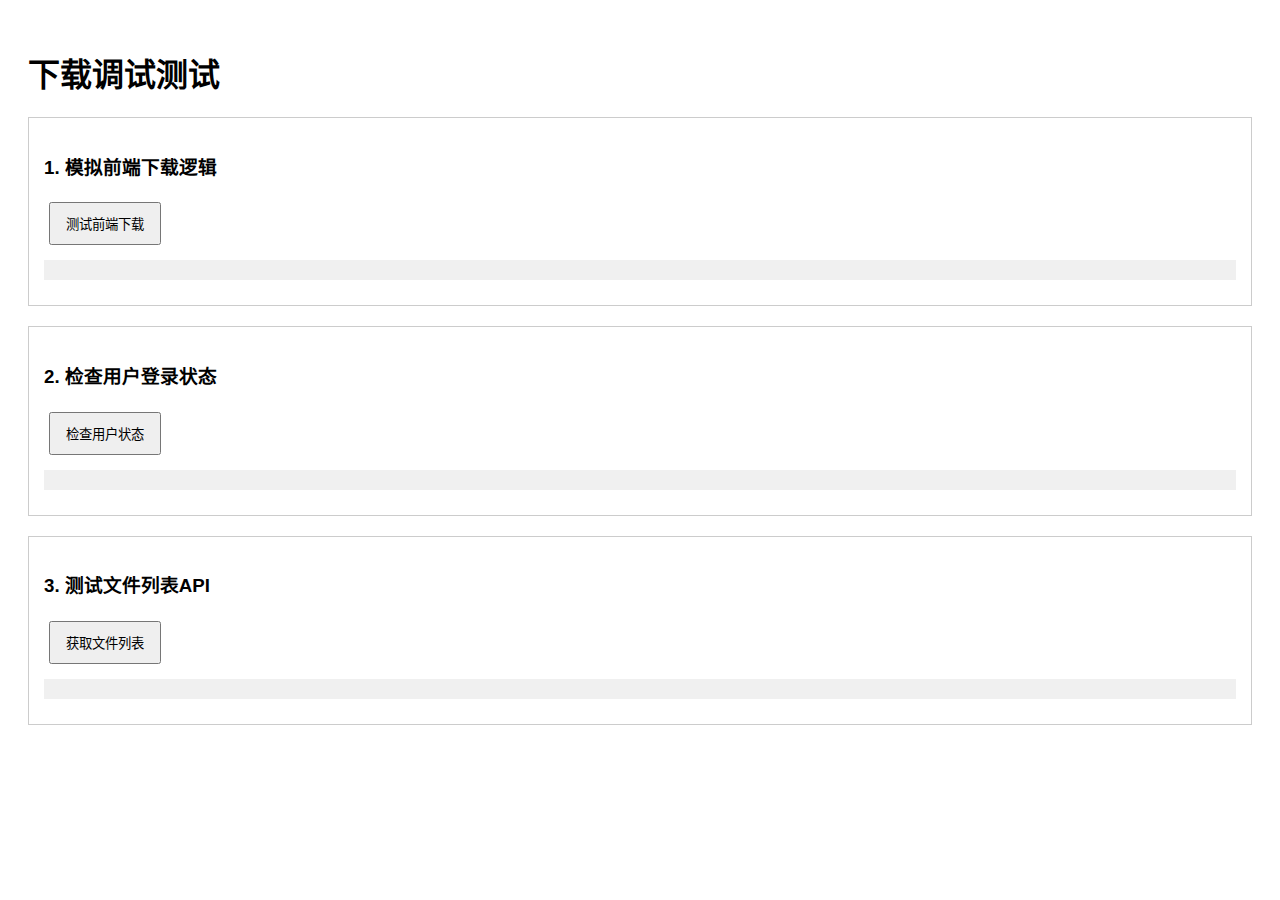
<file: test_download_debug.html>
<!DOCTYPE html>
<html lang="zh-CN">
<head>
    <meta charset="UTF-8">
    <meta name="viewport" content="width=device-width, initial-scale=1.0">
    <title>下载调试测试</title>
    <style>
        body { font-family: Arial, sans-serif; padding: 20px; }
        .test-section { margin: 20px 0; padding: 15px; border: 1px solid #ccc; }
        button { padding: 10px 15px; margin: 5px; cursor: pointer; }
        .result { margin: 10px 0; padding: 10px; background: #f0f0f0; }
    </style>
</head>
<body>
    <h1>下载调试测试</h1>
    
    <div class="test-section">
        <h3>1. 模拟前端下载逻辑</h3>
        <button onclick="testFrontendDownload()">测试前端下载</button>
        <div id="frontend-result" class="result"></div>
    </div>
    
    <div class="test-section">
        <h3>2. 检查用户登录状态</h3>
        <button onclick="checkUserStatus()">检查用户状态</button>
        <div id="user-result" class="result"></div>
    </div>
    
    <div class="test-section">
        <h3>3. 测试文件列表API</h3>
        <button onclick="testFileList()">获取文件列表</button>
        <div id="files-result" class="result"></div>
    </div>

    <script>
        // 模拟环境配置
        window.APP_CONFIG = {
            API_BASE_URL: 'http://localhost:8080',
            ENV: 'local',
            DEBUG: true,
            HOSTNAME: 'localhost'
        };

        // 模拟API类
        class TestApi {
            constructor() {
                this.baseUrl = window.APP_CONFIG?.API_BASE_URL || '';
                this.currentUser = this.getCurrentUser();
            }

            buildApiUrl(endpoint) {
                if (!endpoint) return '';
                if (endpoint.startsWith('http://') || endpoint.startsWith('https://')) {
                    return endpoint;
                }
                if (!endpoint.startsWith('/')) {
                    endpoint = '/' + endpoint;
                }
                return this.baseUrl ? this.baseUrl + endpoint : endpoint;
            }

            getCurrentUser() {
                const savedUser = localStorage.getItem('currentUser');
                if (savedUser) {
                    try {
                        return JSON.parse(savedUser);
                    } catch (error) {
                        localStorage.removeItem('currentUser');
                        return null;
                    }
                }
                return null;
            }

            getCurrentUserId() {
                return this.currentUser?.uuid;
            }
        }

        const api = new TestApi();

        async function testFrontendDownload() {
            const result = document.getElementById('frontend-result');
            result.innerHTML = '正在测试前端下载逻辑...';
            
            // 模拟文件对象
            const file = {
                id: 15,
                name: '获取计算机用户名.zip',
                type: 'other'
            };
            
            try {
                const userId = api.getCurrentUserId();
                const downloadUrl = api.buildApiUrl(`/api/files/${file.id}/download?user_id=${userId}`);
                
                result.innerHTML = `
                    <strong>前端下载参数:</strong><br>
                    - 文件ID: ${file.id}<br>
                    - 文件名称: ${file.name}<br>
                    - 文件类型: ${file.type}<br>
                    - 用户ID: ${userId || '未登录'}<br>
                    - 下载URL: ${downloadUrl}<br>
                `;
                
                if (!userId) {
                    result.innerHTML += '<br><strong style="color: red;">❌ 用户未登录</strong>';
                    return;
                }
                
                // 测试HEAD请求
                const checkResponse = await fetch(downloadUrl, { method: 'HEAD' });
                result.innerHTML += `<br><strong>HEAD请求结果:</strong><br>`;
                result.innerHTML += `- 状态: ${checkResponse.status} ${checkResponse.statusText}<br>`;
                
                if (checkResponse.ok) {
                    result.innerHTML += `- Content-Type: ${checkResponse.headers.get('content-type')}<br>`;
                    result.innerHTML += `- Content-Length: ${checkResponse.headers.get('content-length')}<br>`;
                    result.innerHTML += '<br><strong style="color: green;">✅ 文件存在，可以下载</strong>';
                } else {
                    result.innerHTML += '<br><strong style="color: red;">❌ 文件不存在或无法访问</strong>';
                }
                
            } catch (error) {
                result.innerHTML += `<br><strong style="color: red;">❌ 错误:</strong> ${error.message}`;
            }
        }

        function checkUserStatus() {
            const result = document.getElementById('user-result');
            
            result.innerHTML = `
                <strong>用户状态检查:</strong><br>
                - 当前用户: ${JSON.stringify(api.currentUser, null, 2)}<br>
                - 用户ID: ${api.getCurrentUserId() || '未获取到'}<br>
                - 是否登录: ${api.currentUser ? '是' : '否'}<br>
                - localStorage: ${localStorage.getItem('currentUser') || '无'}
            `;
        }

        async function testFileList() {
            const result = document.getElementById('files-result');
            result.innerHTML = '正在获取文件列表...';
            
            try {
                const userId = api.getCurrentUserId();
                if (!userId) {
                    result.innerHTML = '<strong style="color: red;">❌ 用户未登录，无法获取文件列表</strong>';
                    return;
                }
                
                const response = await fetch(api.buildApiUrl(`/api/files?user_id=${userId}`));
                const data = await response.json();
                
                result.innerHTML = `
                    <strong>文件列表API结果:</strong><br>
                    - 状态: ${response.status} ${response.statusText}<br>
                    - 成功: ${data.success}<br>
                    - 文件数量: ${data.files?.length || 0}<br>
                    - 错误: ${data.error || '无'}
                `;
                
                if (data.success && data.files.length > 0) {
                    result.innerHTML += '<br><strong>文件列表:</strong><br>';
                    data.files.forEach((file, index) => {
                        result.innerHTML += `${index + 1}. ID: ${file.id}, 名称: ${file.name}, 类型: ${file.type}<br>`;
                    });
                }
            } catch (error) {
                result.innerHTML = `<strong style="color: red;">❌ 获取文件列表失败:</strong> ${error.message}`;
            }
        }
    </script>
</body>
</html>
</file>
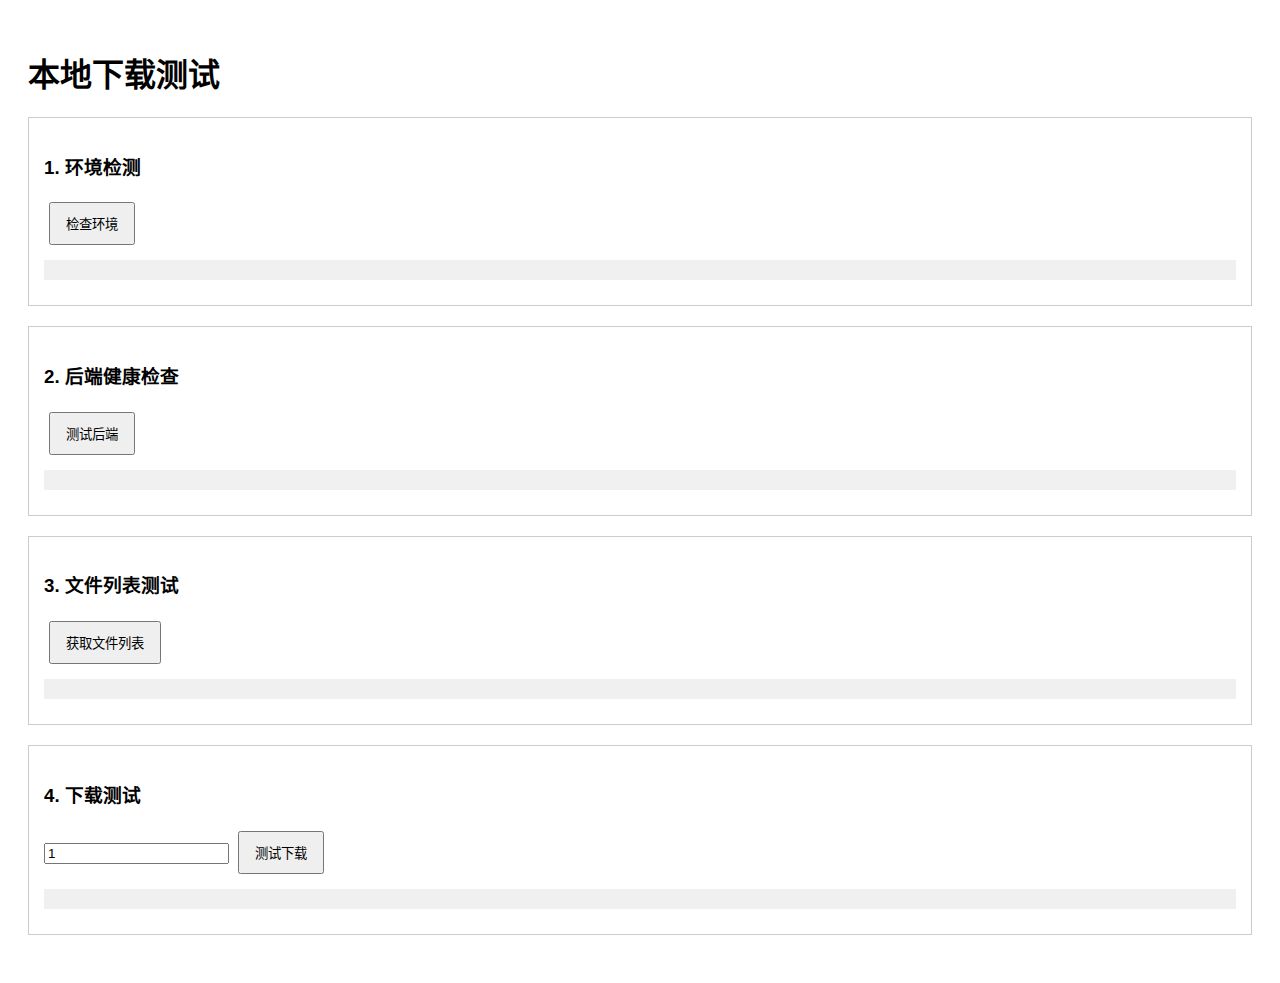
<file: test_local_download.html>
<!DOCTYPE html>
<html lang="zh-CN">
<head>
    <meta charset="UTF-8">
    <meta name="viewport" content="width=device-width, initial-scale=1.0">
    <title>本地下载测试</title>
    <style>
        body { font-family: Arial, sans-serif; padding: 20px; }
        .test-section { margin: 20px 0; padding: 15px; border: 1px solid #ccc; }
        button { padding: 10px 15px; margin: 5px; cursor: pointer; }
        .result { margin: 10px 0; padding: 10px; background: #f0f0f0; }
    </style>
</head>
<body>
    <h1>本地下载测试</h1>
    
    <div class="test-section">
        <h3>1. 环境检测</h3>
        <button onclick="checkEnvironment()">检查环境</button>
        <div id="env-result" class="result"></div>
    </div>
    
    <div class="test-section">
        <h3>2. 后端健康检查</h3>
        <button onclick="testBackendHealth()">测试后端</button>
        <div id="health-result" class="result"></div>
    </div>
    
    <div class="test-section">
        <h3>3. 文件列表测试</h3>
        <button onclick="testFileList()">获取文件列表</button>
        <div id="files-result" class="result"></div>
    </div>
    
    <div class="test-section">
        <h3>4. 下载测试</h3>
        <input type="text" id="testFileId" placeholder="文件ID" value="1">
        <button onclick="testDownload()">测试下载</button>
        <div id="download-result" class="result"></div>
    </div>

    <script>
        // 模拟环境配置
        window.APP_CONFIG = {
            API_BASE_URL: 'http://localhost:8080',
            ENV: 'local',
            DEBUG: true,
            HOSTNAME: 'localhost'
        };

        // 模拟API类
        class TestApi {
            constructor() {
                this.baseUrl = window.APP_CONFIG?.API_BASE_URL || '';
            }

            buildApiUrl(endpoint) {
                if (!endpoint) return '';
                if (endpoint.startsWith('http://') || endpoint.startsWith('https://')) {
                    return endpoint;
                }
                if (!endpoint.startsWith('/')) {
                    endpoint = '/' + endpoint;
                }
                return this.baseUrl ? this.baseUrl + endpoint : endpoint;
            }

            getCurrentUserId() {
                return 'test-user';
            }
        }

        const api = new TestApi();

        function checkEnvironment() {
            const result = document.getElementById('env-result');
            result.innerHTML = `
                <strong>环境信息:</strong><br>
                - 主机名: ${window.location.hostname}<br>
                - API_BASE_URL: "${window.APP_CONFIG.API_BASE_URL}"<br>
                - 环境: ${window.APP_CONFIG.ENV}<br>
                - API baseUrl: "${api.baseUrl}"<br>
                - 测试URL: "${api.buildApiUrl('/api/files/1/download?user_id=test-user')}"
            `;
        }

        async function testBackendHealth() {
            const result = document.getElementById('health-result');
            result.innerHTML = '正在测试后端健康检查...';
            
            try {
                const response = await fetch('http://localhost:8080/api/health');
                const text = await response.text();
                result.innerHTML = `
                    <strong>后端健康检查:</strong><br>
                    - 状态: ${response.status} ${response.statusText}<br>
                    - 响应: ${text}<br>
                    - 成功: ${response.ok ? '是' : '否'}
                `;
            } catch (error) {
                result.innerHTML = `<strong style="color: red;">❌ 后端连接失败:</strong> ${error.message}`;
            }
        }

        async function testFileList() {
            const result = document.getElementById('files-result');
            result.innerHTML = '正在获取文件列表...';
            
            try {
                const response = await fetch(api.buildApiUrl('/api/files?user_id=test-user'));
                const data = await response.json();
                
                result.innerHTML = `
                    <strong>文件列表测试:</strong><br>
                    - 状态: ${response.status} ${response.statusText}<br>
                    - 成功: ${data.success}<br>
                    - 文件数量: ${data.files?.length || 0}<br>
                    - 错误: ${data.error || '无'}
                `;
                
                if (data.success && data.files.length > 0) {
                    result.innerHTML += '<br><strong>文件列表:</strong><br>';
                    data.files.forEach((file, index) => {
                        result.innerHTML += `${index + 1}. ID: ${file.id}, 名称: ${file.name}, 类型: ${file.type}<br>`;
                    });
                }
            } catch (error) {
                result.innerHTML = `<strong style="color: red;">❌ 获取文件列表失败:</strong> ${error.message}`;
            }
        }

        async function testDownload() {
            const fileId = document.getElementById('testFileId').value;
            const result = document.getElementById('download-result');
            
            result.innerHTML = '正在测试下载...';
            
            try {
                const downloadUrl = api.buildApiUrl(`/api/files/${fileId}/download?user_id=test-user`);
                
                // 先检查文件是否存在
                const checkResponse = await fetch(downloadUrl, { method: 'HEAD' });
                
                let html = `<strong>下载测试结果:</strong><br>`;
                html += `- 下载URL: ${downloadUrl}<br>`;
                html += `- 检查状态: ${checkResponse.status} ${checkResponse.statusText}<br>`;
                
                if (checkResponse.ok) {
                    html += `- 文件存在: 是<br>`;
                    html += `- Content-Type: ${checkResponse.headers.get('content-type')}<br>`;
                    html += `- Content-Length: ${checkResponse.headers.get('content-length')}<br>`;
                    html += `<br><button onclick="window.open('${downloadUrl}', '_blank')">点击下载</button>`;
                } else {
                    html += `- 文件存在: 否<br>`;
                    if (checkResponse.status === 404) {
                        html += `- 错误: 文件不存在 (404)<br>`;
                    } else {
                        const errorText = await checkResponse.text();
                        html += `- 错误: ${errorText}<br>`;
                    }
                }
                
                result.innerHTML = html;
            } catch (error) {
                result.innerHTML = `<strong style="color: red;">❌ 下载测试失败:</strong> ${error.message}`;
            }
        }
    </script>
</body>
</html>
</file>
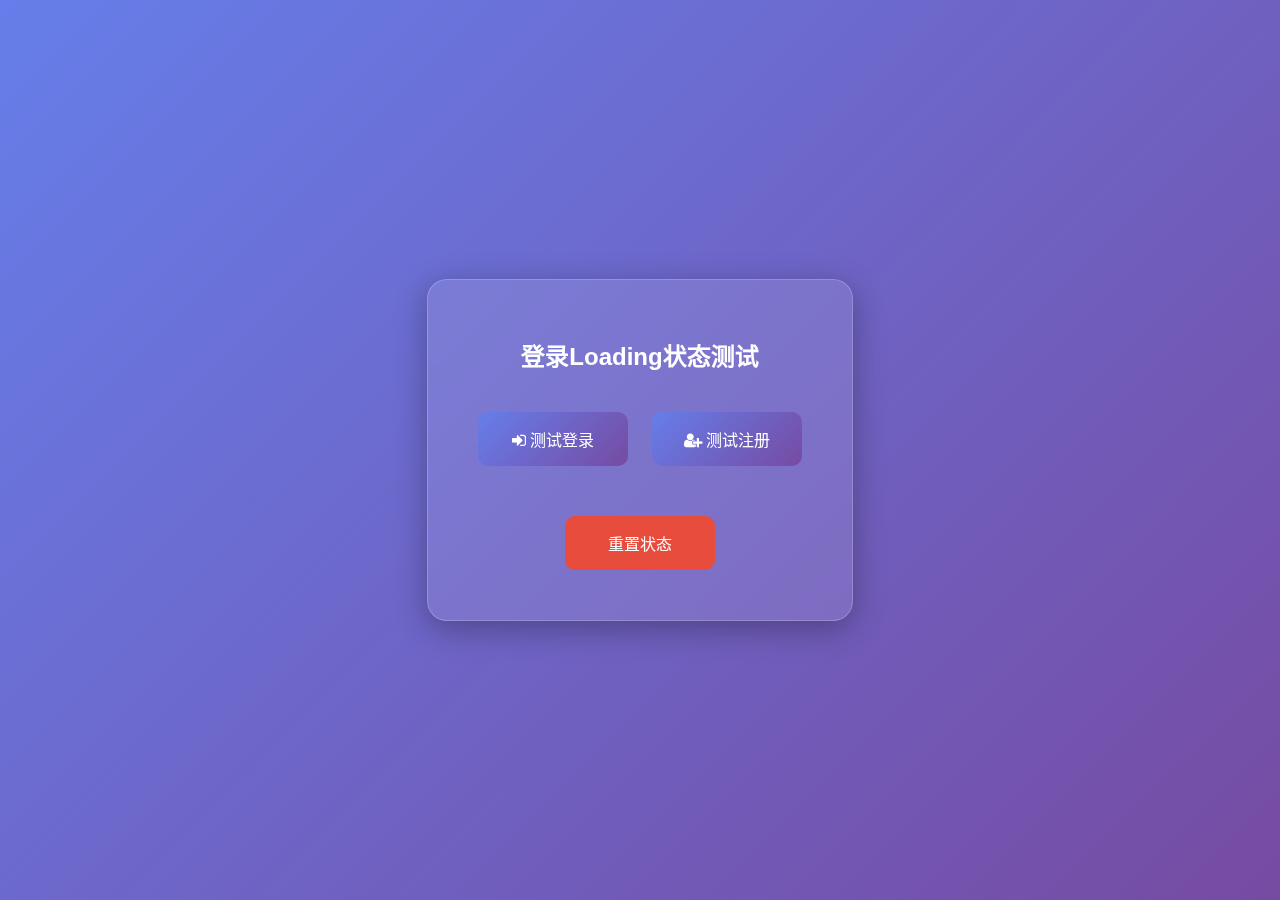
<file: test_login_loading.html>
<!DOCTYPE html>
<html lang="zh-CN">
<head>
    <meta charset="UTF-8">
    <meta name="viewport" content="width=device-width, initial-scale=1.0">
    <title>登录Loading状态测试</title>
    <link rel="stylesheet" href="https://cdnjs.cloudflare.com/ajax/libs/font-awesome/4.7.0/css/font-awesome.min.css">
    <style>
        body {
            font-family: Arial, sans-serif;
            background: linear-gradient(135deg, #667eea 0%, #764ba2 100%);
            min-height: 100vh;
            display: flex;
            align-items: center;
            justify-content: center;
            margin: 0;
        }
        
        .test-container {
            background: rgba(255, 255, 255, 0.1);
            backdrop-filter: blur(10px);
            border-radius: 20px;
            padding: 40px;
            border: 1px solid rgba(255, 255, 255, 0.2);
            box-shadow: 0 8px 32px rgba(0, 0, 0, 0.3);
        }
        
        .test-title {
            color: white;
            text-align: center;
            margin-bottom: 30px;
            font-size: 24px;
        }
        
        .test-button {
            background: linear-gradient(135deg, #667eea 0%, #764ba2 100%);
            color: white;
            border: none;
            padding: 15px 30px;
            border-radius: 10px;
            font-size: 16px;
            cursor: pointer;
            transition: all 0.3s ease;
            margin: 10px;
            min-width: 150px;
        }
        
        .test-button:hover {
            transform: translateY(-2px);
            box-shadow: 0 5px 15px rgba(0, 0, 0, 0.3);
        }
        
        .test-button:disabled {
            opacity: 0.75;
            cursor: not-allowed;
            transform: none;
            pointer-events: none;
        }
        
        .test-button:disabled:hover {
            transform: none;
            box-shadow: none;
        }
        
        .fa-spinner {
            animation: spin 1s linear infinite;
        }
        
        @keyframes spin {
            0% { transform: rotate(0deg); }
            100% { transform: rotate(360deg); }
        }
    </style>
</head>
<body>
    <div class="test-container">
        <h1 class="test-title">登录Loading状态测试</h1>
        
        <div style="text-align: center;">
            <button id="testLoginBtn" class="test-button">
                <i class="fa fa-sign-in"></i> 测试登录
            </button>
            
            <button id="testRegisterBtn" class="test-button">
                <i class="fa fa-user-plus"></i> 测试注册
            </button>
        </div>
        
        <div style="margin-top: 30px; text-align: center;">
            <button id="resetBtn" class="test-button" style="background: #e74c3c;">
                重置状态
            </button>
        </div>
    </div>

    <script>
        // 模拟登录loading状态
        function showLoginLoading(show) {
            const loginBtn = document.getElementById('testLoginBtn');
            if (show) {
                loginBtn.disabled = true;
                loginBtn.innerHTML = '<i class="fa fa-spinner fa-spin"></i> 登录中...';
            } else {
                loginBtn.disabled = false;
                loginBtn.innerHTML = '<i class="fa fa-sign-in"></i> 测试登录';
            }
        }
        
        // 模拟注册loading状态
        function showRegisterLoading(show) {
            const registerBtn = document.getElementById('testRegisterBtn');
            if (show) {
                registerBtn.disabled = true;
                registerBtn.innerHTML = '<i class="fa fa-spinner fa-spin"></i> 注册中...';
            } else {
                registerBtn.disabled = false;
                registerBtn.innerHTML = '<i class="fa fa-user-plus"></i> 测试注册';
            }
        }
        
        // 绑定事件
        document.getElementById('testLoginBtn').addEventListener('click', () => {
            showLoginLoading(true);
            // 模拟3秒后完成
            setTimeout(() => {
                showLoginLoading(false);
                alert('登录测试完成！');
            }, 3000);
        });
        
        document.getElementById('testRegisterBtn').addEventListener('click', () => {
            showRegisterLoading(true);
            // 模拟3秒后完成
            setTimeout(() => {
                showRegisterLoading(false);
                alert('注册测试完成！');
            }, 3000);
        });
        
        document.getElementById('resetBtn').addEventListener('click', () => {
            showLoginLoading(false);
            showRegisterLoading(false);
        });
    </script>
</body>
</html>
</file>
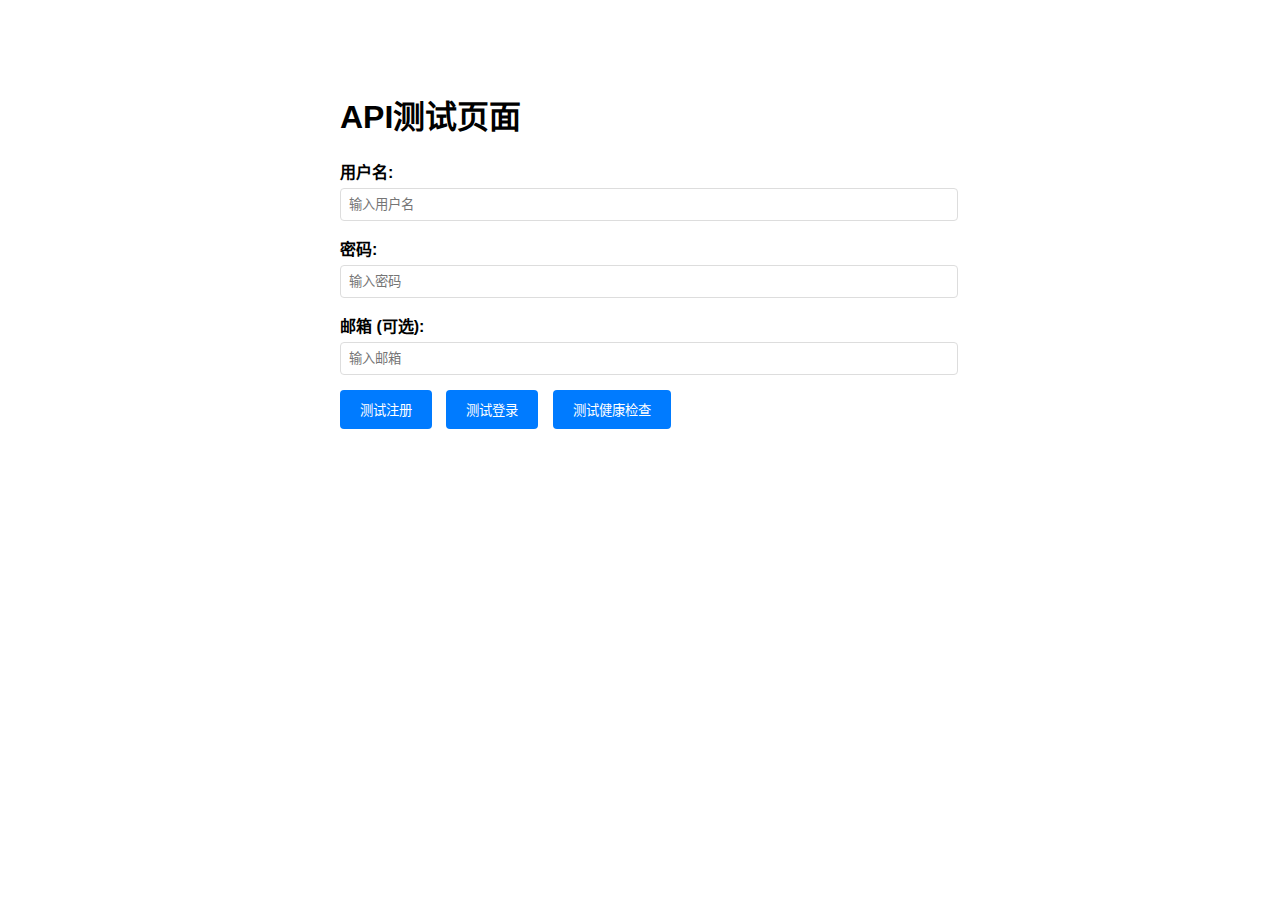
<file: front/test-api.html>
<!DOCTYPE html>
<html lang="zh-CN">
<head>
    <meta charset="UTF-8">
    <meta name="viewport" content="width=device-width, initial-scale=1.0">
    <title>API测试页面</title>
    <style>
        body {
            font-family: Arial, sans-serif;
            max-width: 600px;
            margin: 50px auto;
            padding: 20px;
        }
        .form-group {
            margin-bottom: 15px;
        }
        label {
            display: block;
            margin-bottom: 5px;
            font-weight: bold;
        }
        input {
            width: 100%;
            padding: 8px;
            border: 1px solid #ddd;
            border-radius: 4px;
        }
        button {
            background-color: #007bff;
            color: white;
            padding: 10px 20px;
            border: none;
            border-radius: 4px;
            cursor: pointer;
            margin-right: 10px;
        }
        button:hover {
            background-color: #0056b3;
        }
        .result {
            margin-top: 20px;
            padding: 10px;
            border-radius: 4px;
        }
        .success {
            background-color: #d4edda;
            color: #155724;
            border: 1px solid #c3e6cb;
        }
        .error {
            background-color: #f8d7da;
            color: #721c24;
            border: 1px solid #f5c6cb;
        }
    </style>
</head>
<body>
    <h1>API测试页面</h1>
    
    <div class="form-group">
        <label for="username">用户名:</label>
        <input type="text" id="username" placeholder="输入用户名">
    </div>
    
    <div class="form-group">
        <label for="password">密码:</label>
        <input type="password" id="password" placeholder="输入密码">
    </div>
    
    <div class="form-group">
        <label for="email">邮箱 (可选):</label>
        <input type="email" id="email" placeholder="输入邮箱">
    </div>
    
    <button onclick="testRegister()">测试注册</button>
    <button onclick="testLogin()">测试登录</button>
    <button onclick="testHealth()">测试健康检查</button>
    
    <div id="result"></div>

    <script>
        function showResult(message, isSuccess = true) {
            const resultDiv = document.getElementById('result');
            resultDiv.className = `result ${isSuccess ? 'success' : 'error'}`;
            resultDiv.textContent = message;
        }

        async function testRegister() {
            const username = document.getElementById('username').value;
            const password = document.getElementById('password').value;
            const email = document.getElementById('email').value;
            
            if (!username || !password) {
                showResult('请填写用户名和密码', false);
                return;
            }
            
            try {
                const response = await fetch('/api/auth/register', {
                    method: 'POST',
                    headers: {
                        'Content-Type': 'application/json',
                    },
                    body: JSON.stringify({
                        username: username,
                        password: password,
                        email: email
                    })
                });
                
                const data = await response.json();
                
                if (response.ok) {
                    showResult(`注册成功: ${JSON.stringify(data, null, 2)}`);
                } else {
                    showResult(`注册失败: ${data.error || data.message || '未知错误'}`, false);
                }
            } catch (error) {
                showResult(`请求失败: ${error.message}`, false);
            }
        }

        async function testLogin() {
            const username = document.getElementById('username').value;
            const password = document.getElementById('password').value;
            
            if (!username || !password) {
                showResult('请填写用户名和密码', false);
                return;
            }
            
            try {
                const response = await fetch('/api/auth/login', {
                    method: 'POST',
                    headers: {
                        'Content-Type': 'application/json',
                    },
                    body: JSON.stringify({
                        username: username,
                        password: password
                    })
                });
                
                const data = await response.json();
                
                if (response.ok) {
                    showResult(`登录成功: ${JSON.stringify(data, null, 2)}`);
                } else {
                    showResult(`登录失败: ${data.error || data.message || '未知错误'}`, false);
                }
            } catch (error) {
                showResult(`请求失败: ${error.message}`, false);
            }
        }

        async function testHealth() {
            try {
                const response = await fetch('/health');
                const data = await response.json();
                
                if (response.ok) {
                    showResult(`健康检查成功: ${JSON.stringify(data, null, 2)}`);
                } else {
                    showResult(`健康检查失败: ${data.error || data.message || '未知错误'}`, false);
                }
            } catch (error) {
                showResult(`请求失败: ${error.message}`, false);
            }
        }
    </script>
</body>
</html>
</file>
